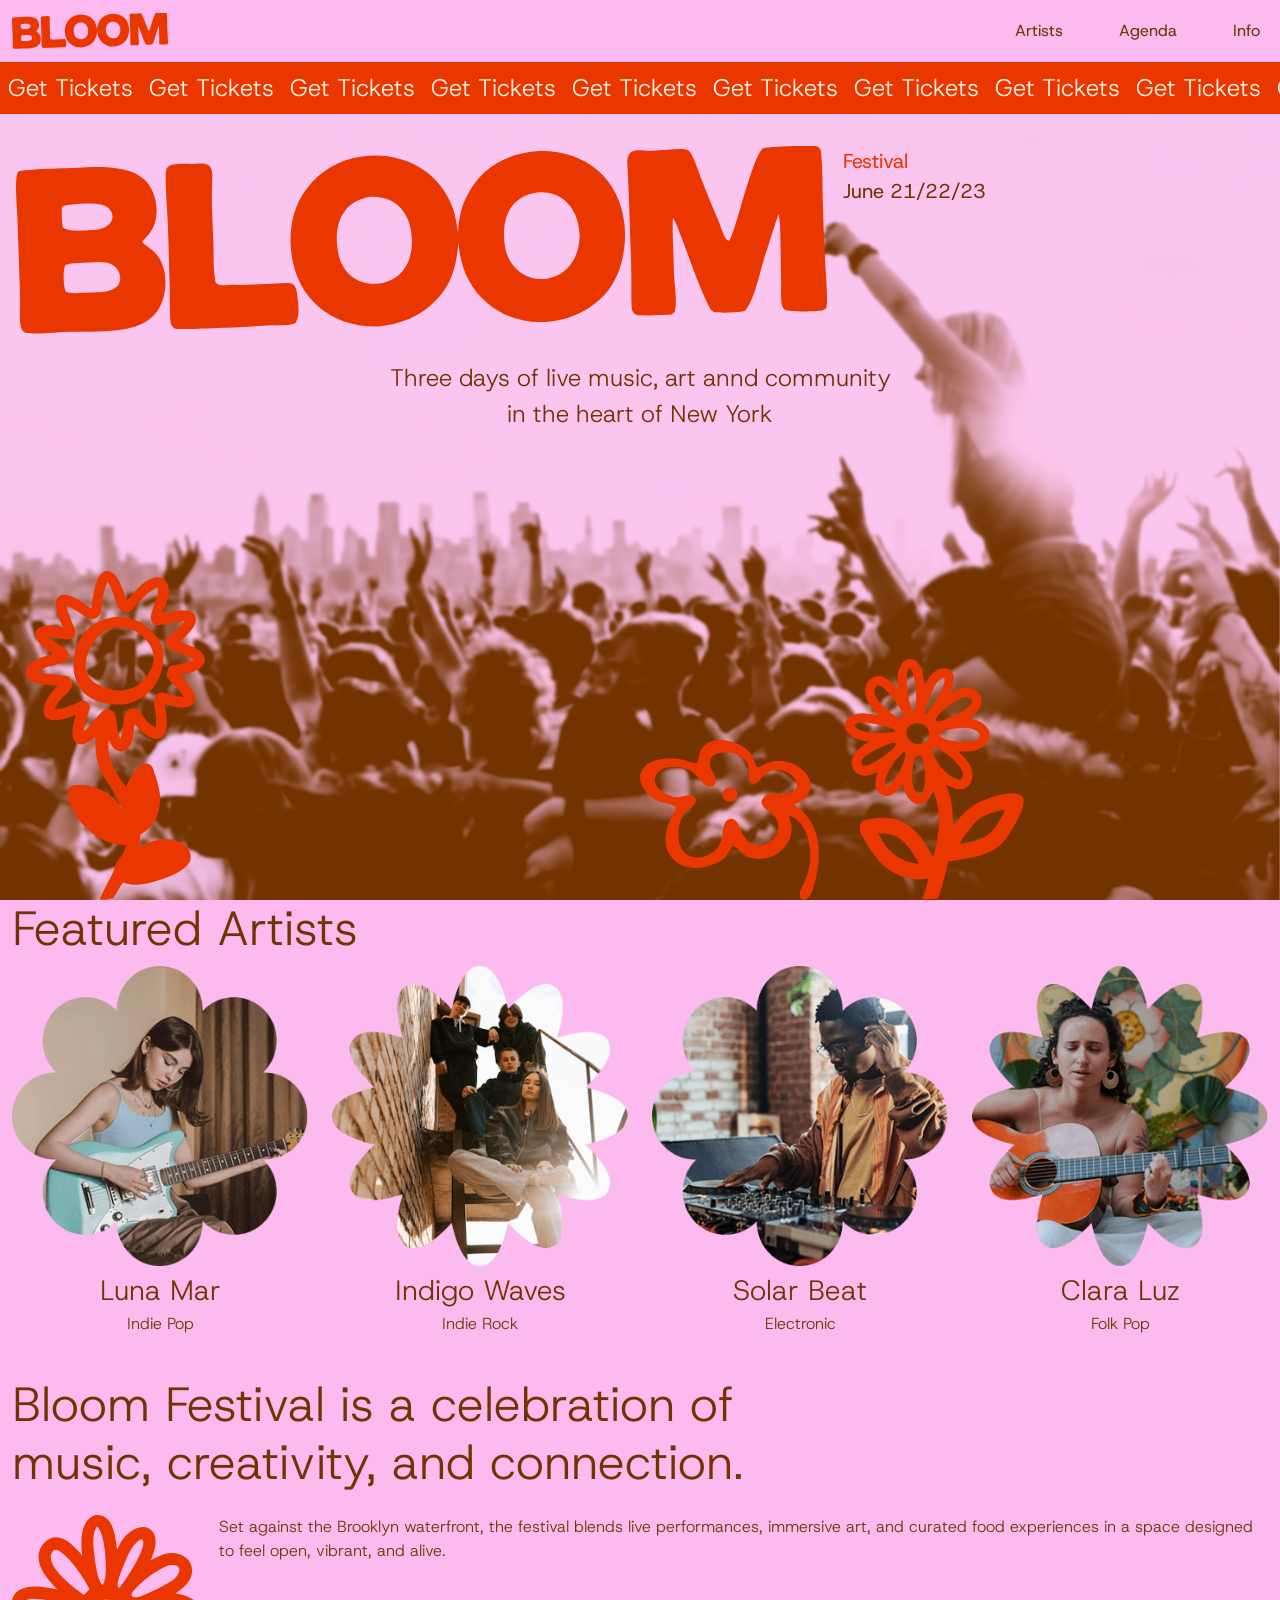
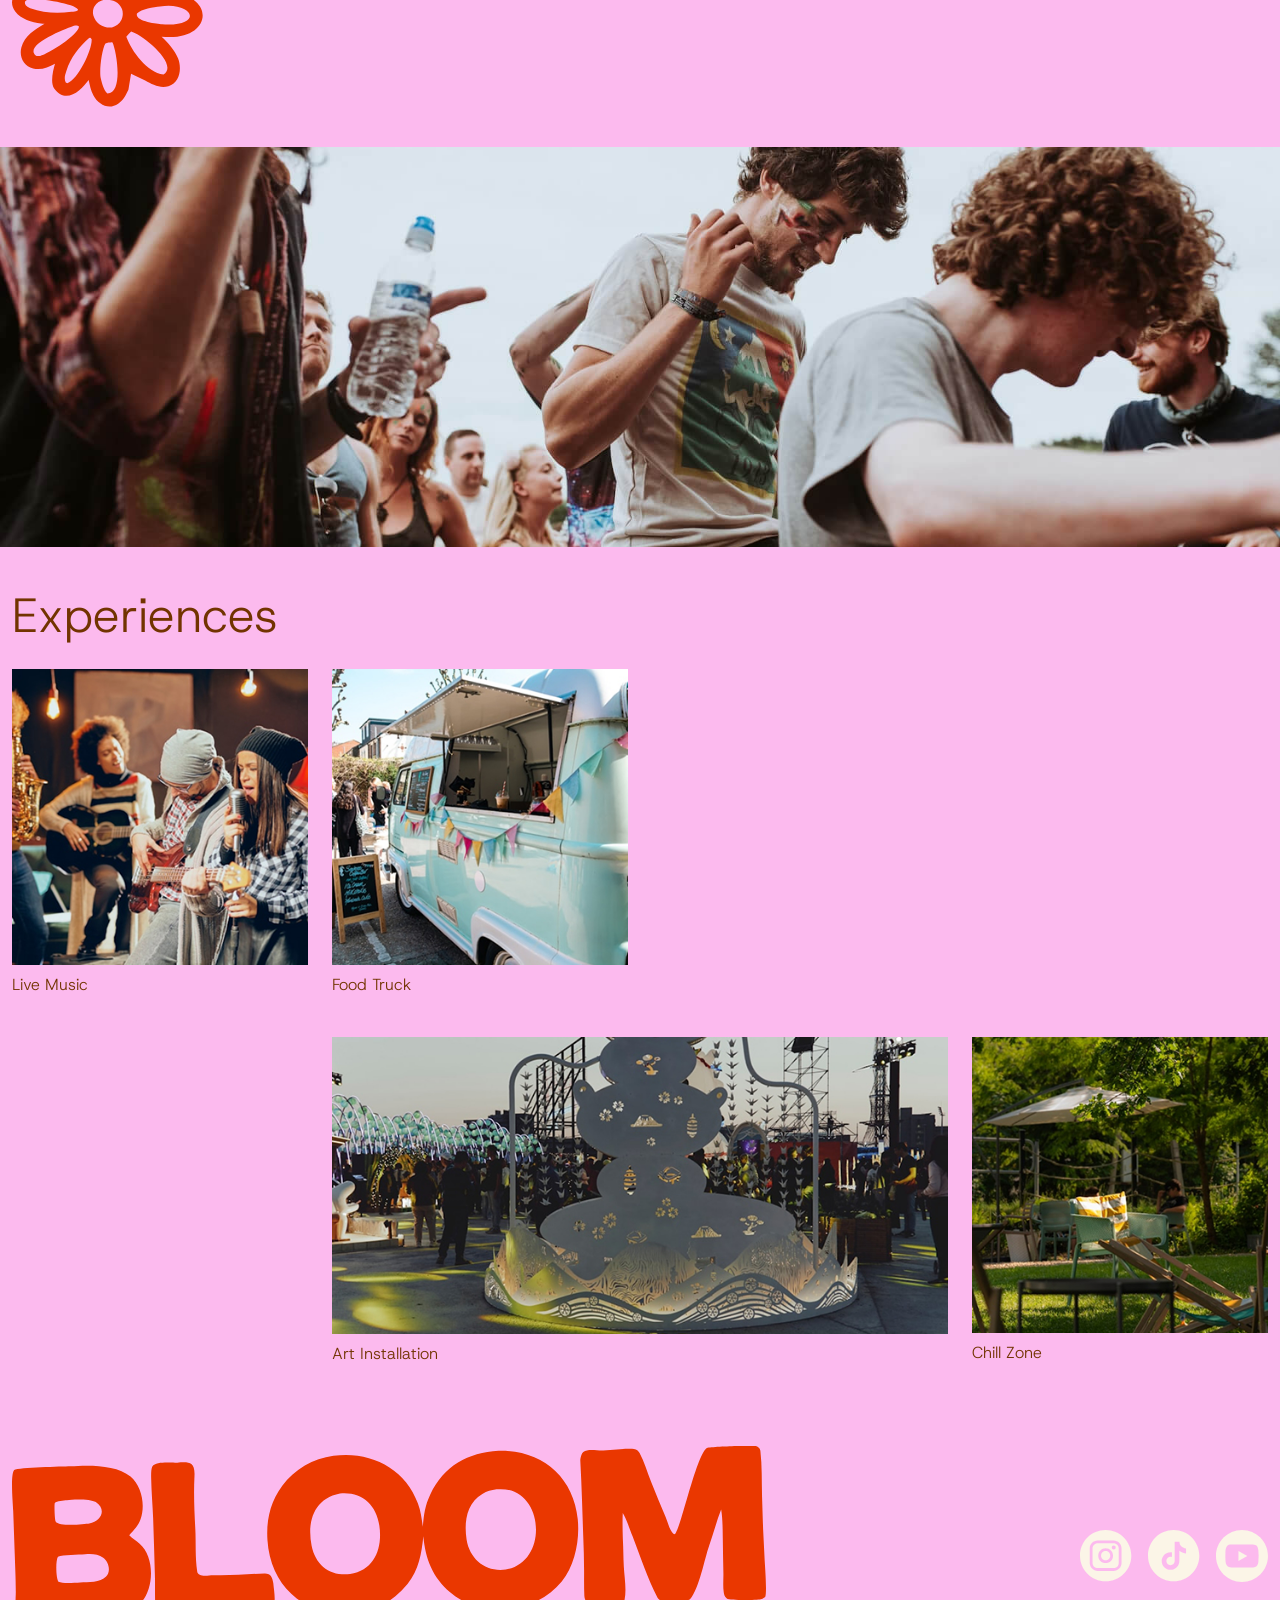
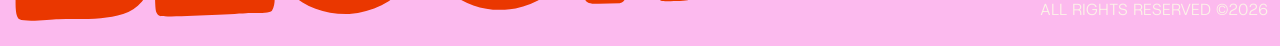
<file: index.html>
<!DOCTYPE html>
<html lang="en">
<head>
    <meta charset="UTF-8">
    <meta name="viewport" content="width=device-width, initial-scale=1.0">
    <title>Bloom Festival</title>
    <link rel="stylesheet" href="https://cdn.jsdelivr.net/npm/bootstrap@5.3.0/dist/css/bootstrap.min.css">
    <link rel="stylesheet" href="./css/styles.css">
</head>

<body>

<!-- Nav -->
<header class="site-header">
  <nav class="navbar navbar-expand-lg">
  <div class="container-fluid">
    <a class="navbar-brand" href="./index.html">
      <img  src="./assets/logo-sm-inverse.svg" alt="Bloom Festival logo">
    </a>
    <button class="navbar-toggler" type="button" data-bs-toggle="collapse" data-bs-target="#navbarNavAltMarkup" aria-controls="navbarNavAltMarkup" aria-expanded="false" aria-label="Toggle navigation">
      <span>
        <img class="icon-menu" src="./assets/menu-icon.svg" alt="Menu">
      </span>
    </button>
    <div class="collapse navbar-collapse" id="navbarNavAltMarkup">
      <div class="navbar-nav">
        <a class="nav-link" href="./artists.html">Artists</a>
        <a class="nav-link" href="./agenda.html">Agenda</a>
        <a class="nav-link" href="./info.html">Info</a>
      </div>
    </div>
  </nav>
  
  </div>
  <div class="tickets-marquee">
  <a href="./tickets.html" class="tickets-marquee-track">
    <span>Get Tickets</span>
    <span>Get Tickets</span>
    <span>Get Tickets</span>
    <span>Get Tickets</span>
    <span>Get Tickets</span>
    <span>Get Tickets</span>
    <span>Get Tickets</span>
    <span>Get Tickets</span>
    <span>Get Tickets</span>
    <span>Get Tickets</span>
    <span>Get Tickets</span>
    <span>Get Tickets</span>
    <span>Get Tickets</span>
    <span>Get Tickets</span>
    <span>Get Tickets</span>
    <span>Get Tickets</span>
    <span>Get Tickets</span>
    <span>Get Tickets</span>
    <span>Get Tickets</span>
    <span>Get Tickets</span>
    <span>Get Tickets</span>
    <span>Get Tickets</span>
    <span>Get Tickets</span>
    <span>Get Tickets</span>
    <span>Get Tickets</span>
    <span>Get Tickets</span>
    <span>Get Tickets</span>
    <span>Get Tickets</span>
    <span>Get Tickets</span>
    <span>Get Tickets</span>
    <span>Get Tickets</span>
    <span>Get Tickets</span>
    <span>Get Tickets</span>
    <span>Get Tickets</span>
    <span>Get Tickets</span>
  </a>
</div>
</header>

<!-- Main -->

<main>
  <section class="hero">
      <img src="./assets/flower-1.svg" class="hero-decoration hero-decoration-1" aria-hidden="true">
      <img src="./assets/flower-2.svg" class="hero-decoration hero-decoration-2" aria-hidden="true">
      <img src="./assets/flower-3.svg" class="hero-decoration hero-decoration-3" aria-hidden="true">

      <div class="hero-top">
        <img src="./assets/logo-lg.svg" alt="Bloom Logo" class="hero-logo">
        <div class="hero-dates">
          <span class="hero-dates-label">Festival</span>
          <span class="hero-dates-value">June 21/22/23</span>
        </div>
      </div>
      <p class="hero-tagline">Three days of live music, art annd community <br> in the heart of New York</p>
  </section>

  <section class="artists-section">
    <div class="container-fluid">
      <h2 class="display-5">Featured Artists</h2>

      <div class="artists-grid">

        <div class="artist-card artist-card--rounded">
          <img src="./assets/luna-mar.png" alt="Luna Mar">
          <div class="artist-card-description">
            <h3>Luna Mar</h3>
            <p>Indie Pop</p>
          </div>
        </div>

        <div class="artist-card artist-card--rounded">
          <img src="./assets/indigo-waves.png" alt="Indigo Waves">
          <div class="artist-card-description">
            <h3>Indigo Waves</h3>
            <p>Indie Rock</p>
          </div>
        </div>

        <div class="artist-card artist-card--rounded">
          <img src="./assets/solar-beat.png" alt="Solar Beat">
          <div class="artist-card-description">
            <h3>Solar Beat</h3>
            <p>Electronic</p>
          </div>
        </div>
        
        <div class="artist-card artist-card--rounded">
          <img src="./assets/clara-luz.png" alt="Clara Luz">
          <div class="artist-card-description">
            <h3>Clara Luz</h3>
            <p>Folk Pop</p>
          </div>
        </div>

      </div>
    </div>
  </section>

  <section class="about-section">
    <div class="container-fluid">
      <h2 class="col-sm-8 display-5">Bloom Festival is a celebration of music, creativity, and connection.</h2>
<div class="d-flex justify-content-end align-items-start gap-3 mt-4">
            <img src="./assets/flower-icon.svg" alt="Flower icon" class="about-icon">
            <p>Set against the Brooklyn waterfront, the festival blends live performances, immersive art, and curated food experiences in a space designed to feel open, vibrant, and alive.</p>
        </div>
    </div>
    </div>
  </section>

  <section class="visual-section">
    <img src="./assets/home-visual.jpg" alt="">
  </section>

  <section class="experiences-section">
    <div class="container-fluid">
      <h2 class="display-5">Experiences</h2>
      <div class="experiences-grid">
        <div class="experience-item--music">
          <img src="./assets/experiences-live-music.jpg" alt="Live Music">
          <p>Live Music</p>
        </div>

        <div class="experience-item--food">
          <img src="./assets/experiences-food-truck.jpg" alt="Food Truck">
          <p>Food Truck</p>
        </div>

        <div class="experience-item--art">
          <img src="./assets/experiences-art-installation.jpg" alt="Art Installation">
          <p>Art Installation</p>
        </div>

        <div class="experience-item--chill">
          <img src="./assets/experiences-chill-zone.jpg" alt="Chill Zone">
          <p>Chill Zone</p>
        </div>

      </div>
    </div>

  </section>


</main>


<!-- Footer -->
<footer class="footer">
    <div class="container-fluid">
      <img class="footer-logo" src="./assets/logo-lg.svg" alt="Bloom Festival Logo">
      <div class="footer-content">
        <div class="social-icons">
          <img src="./assets/icon-instagram.svg" alt="Instagram">
          <img src="/assets/icon-tiktok.svg" alt="Tik Tok">
          <img src="./assets/icon-youtube.svg" alt="Youtube">
        </div>
        <p>ALL RIGHTS RESERVED ©2026</p>
      </div>
    </div>
</footer>

<script src="https://cdn.jsdelivr.net/npm/bootstrap@5.3.0/dist/js/bootstrap.bundle.min.js"></script>
</body>    
</html>
</file>
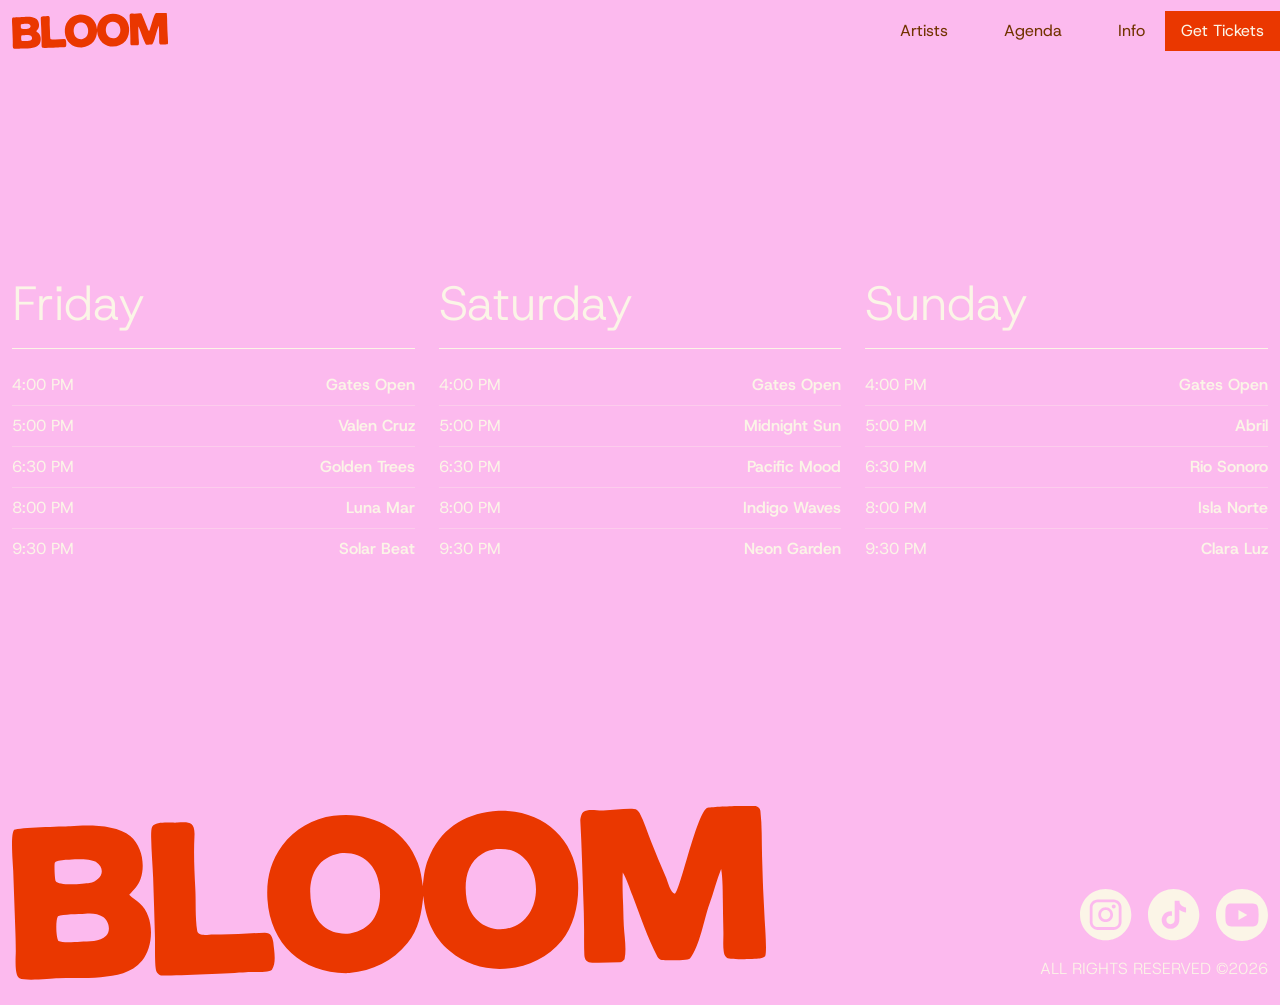
<file: agenda.html>
<!DOCTYPE html>
<html lang="en">
<head>
    <meta charset="UTF-8">
    <meta name="viewport" content="width=device-width, initial-scale=1.0">
    <title>Bloom Festival</title>
    <link rel="stylesheet" href="https://cdn.jsdelivr.net/npm/bootstrap@5.3.0/dist/css/bootstrap.min.css">
    <link rel="stylesheet" href="./css/styles.css">
</head>

<body>

  <!-- Nav -->
  <nav class="navbar navbar-expand-lg">
  <div class="container-fluid">
    <a class="navbar-brand" href="./index.html">
      <img  src="./assets/logo-sm-inverse.svg" alt="Bloom Festival logo">
    </a>
    <button class="navbar-toggler" type="button" data-bs-toggle="collapse" data-bs-target="#navbarNavAltMarkup" aria-controls="navbarNavAltMarkup" aria-expanded="false" aria-label="Toggle navigation">
      <span>
        <img class="icon-menu" src="./assets/menu-icon.svg" alt="Menu">
      </span>
    </button>
    <div class="collapse navbar-collapse" id="navbarNavAltMarkup">
      <div class="navbar-nav">
        <a class="nav-link" href="./artists.html">Artists</a>
        <a class="nav-link" href="./agenda.html">Agenda</a>
        <a class="nav-link" href="./info.html">Info</a>
      </div>
    </div>
  </div>
  <a class="navbar-button btn btn-primary" href="./tickets.html">Get Tickets</a>
</nav>

<!-- Main -->
<main>
 <section class="agenda-section">
    <div class="container-fluid">
        <div class="row">

            <div class="col-12 col-lg-4">
                <div class="agenda-day">
                    <h2 class="display-5">Friday</h2>
                    <div class="agenda-item">
                        <span>4:00 PM</span>
                        <span>Gates Open</span>
                    </div>
                    <div class="agenda-item">
                        <span>5:00 PM</span>
                        <span>Valen Cruz</span>
                    </div>
                    <div class="agenda-item">
                        <span>6:30 PM</span>
                        <span>Golden Trees</span>
                    </div>
                    <div class="agenda-item">
                        <span>8:00 PM</span>
                        <span>Luna Mar</span>
                    </div>
                    <div class="agenda-item">
                        <span>9:30 PM</span>
                        <span>Solar Beat</span>
                    </div>
                </div>
            </div>

            <div class="col-12 col-lg-4">
                <div class="agenda-day">
                    <h2 class="display-5">Saturday</h2>
                    <div class="agenda-item">
                        <span>4:00 PM</span>
                        <span>Gates Open</span>
                    </div>
                    <div class="agenda-item">
                        <span>5:00 PM</span>
                        <span>Midnight Sun</span>
                    </div>
                    <div class="agenda-item">
                        <span>6:30 PM</span>
                        <span>Pacific Mood</span>
                    </div>
                    <div class="agenda-item">
                        <span>8:00 PM</span>
                        <span>Indigo Waves</span>
                    </div>
                    <div class="agenda-item">
                        <span>9:30 PM</span>
                        <span>Neon Garden</span>
                    </div>
                </div>
            </div>

            <div class="col-12 col-lg-4">
                <div class="agenda-day">
                    <h2 class="display-5">Sunday</h2>
                    <div class="agenda-item">
                        <span>4:00 PM</span>
                        <span>Gates Open</span>
                    </div>
                    <div class="agenda-item">
                        <span>5:00 PM</span>
                        <span>Abril</span>
                    </div>
                    <div class="agenda-item">
                        <span>6:30 PM</span>
                        <span>Rio Sonoro</span>
                    </div>
                    <div class="agenda-item">
                        <span>8:00 PM</span>
                        <span>Isla Norte</span>
                    </div>
                    <div class="agenda-item">
                        <span>9:30 PM</span>
                        <span>Clara Luz</span>
                    </div>
                </div>
            </div>

        </div>
    </div>
</section>
</main>

<!-- Footer -->

<footer class="footer">
    <div class="container-fluid">
      <img class="footer-logo" src="./assets/logo-lg.svg" alt="Bloom Festival Logo">
      <div class="footer-content">
        <div class="social-icons">
          <img src="./assets/icon-instagram.svg" alt="Instagram">
          <img src="/assets/icon-tiktok.svg" alt="Tik Tok">
          <img src="./assets/icon-youtube.svg" alt="Youtube">
        </div>
        <p>ALL RIGHTS RESERVED ©2026</p>
      </div>
    </div>
</footer>

<script src="https://cdn.jsdelivr.net/npm/bootstrap@5.3.0/dist/js/bootstrap.bundle.min.js"></script>
</body>    
</html>
</file>
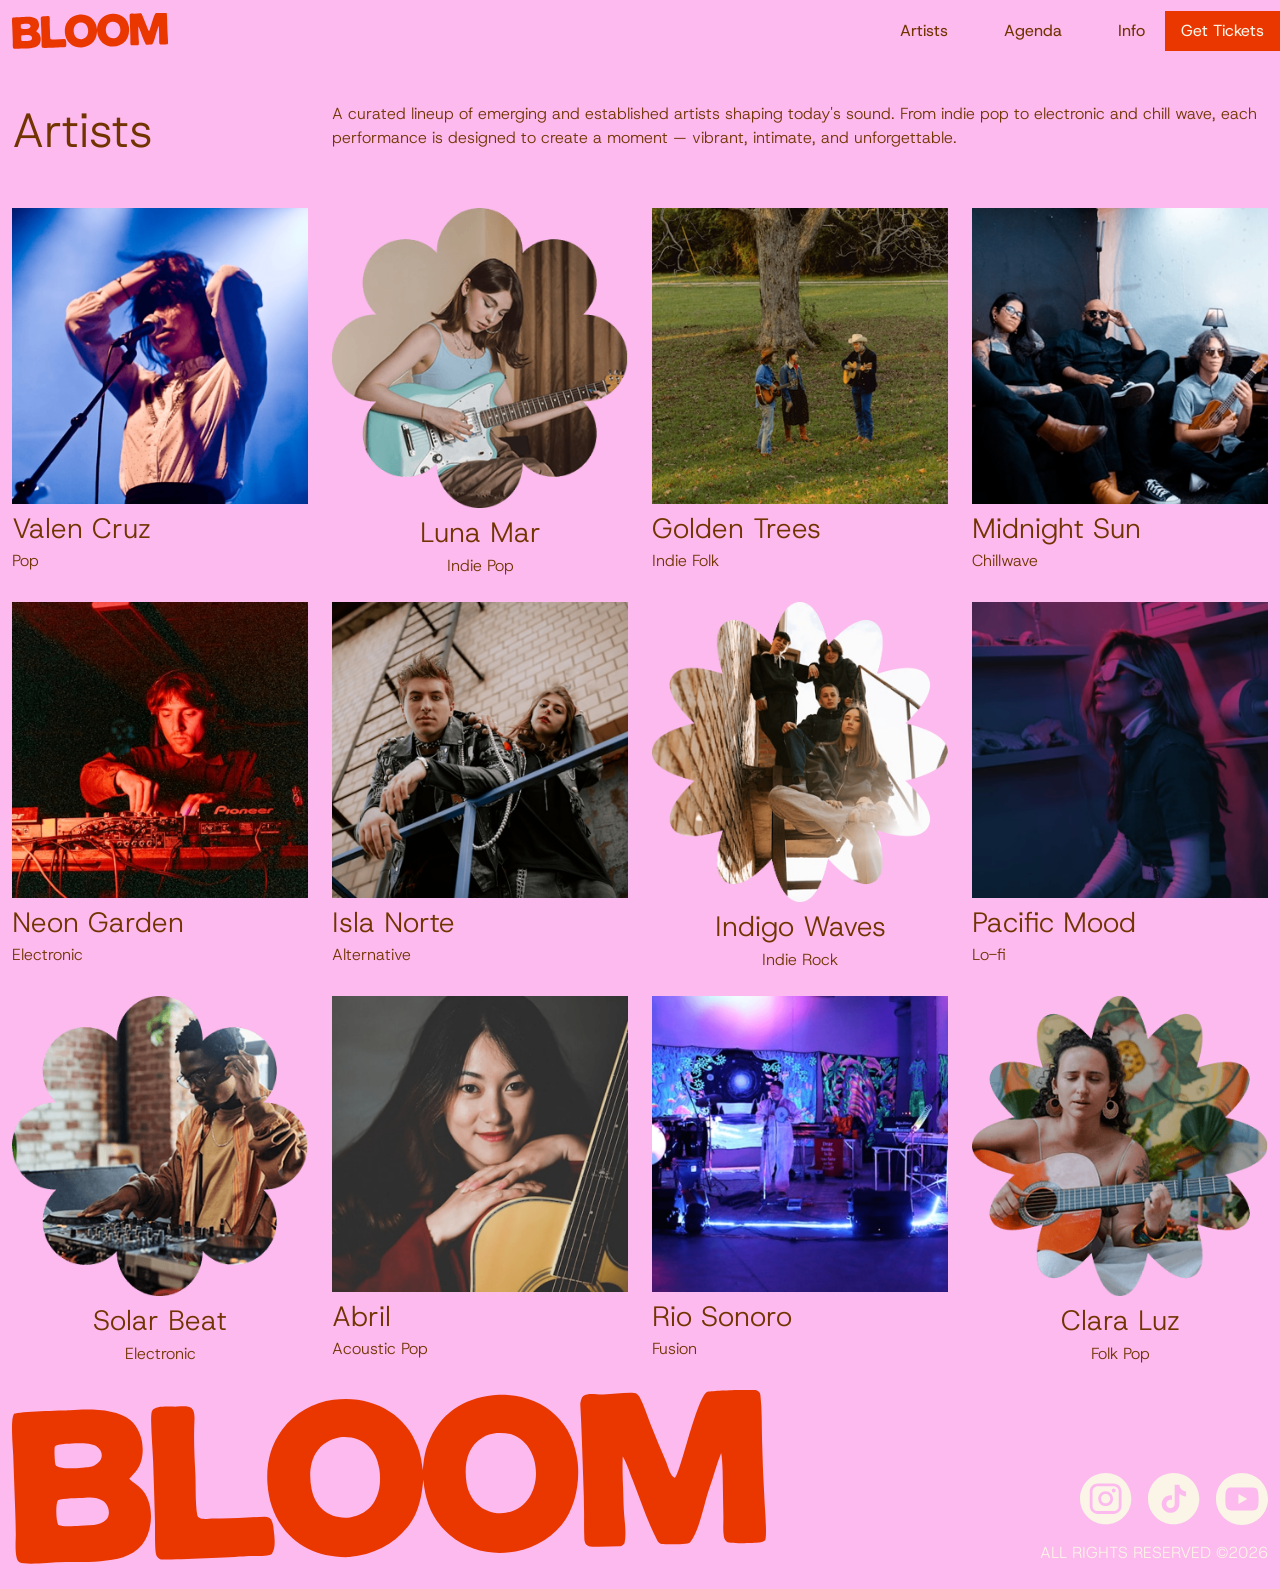
<file: artists.html>
<!DOCTYPE html>
<html lang="en">
<head>
    <meta charset="UTF-8">
    <meta name="viewport" content="width=device-width, initial-scale=1.0">
    <title>Bloom Festival</title>
    <link rel="stylesheet" href="https://cdn.jsdelivr.net/npm/bootstrap@5.3.0/dist/css/bootstrap.min.css">
    <link rel="stylesheet" href="./css/styles.css">
</head>

<body>

  <!-- Nav -->
  <nav class="navbar navbar-expand-lg">
  <div class="container-fluid">
    <a class="navbar-brand" href="./index.html">
      <img  src="./assets/logo-sm-inverse.svg" alt="Bloom Festival logo">
    </a>
    <button class="navbar-toggler" type="button" data-bs-toggle="collapse" data-bs-target="#navbarNavAltMarkup" aria-controls="navbarNavAltMarkup" aria-expanded="false" aria-label="Toggle navigation">
      <span>
        <img class="icon-menu" src="./assets/menu-icon.svg" alt="Menu">
      </span>
    </button>
    <div class="collapse navbar-collapse" id="navbarNavAltMarkup">
      <div class="navbar-nav">
        <a class="nav-link" href="./artists.html">Artists</a>
        <a class="nav-link" href="./agenda.html">Agenda</a>
        <a class="nav-link" href="./info.html">Info</a>
      </div>
    </div>
  </div>
  <a class="navbar-button btn btn-primary" href="./tickets.html">Get Tickets</a>
</nav>

<!-- Main -->
<main>
    <section class="artists-intro">
        <div class="container-fluid">
            <div class="row">
                <div class="col-12 col-lg-3">
                    <h1 class="display-5">Artists</h1>
                </div>
                <div class="col-12 col-lg-9">
                    <p>A curated lineup of emerging and established artists shaping today's sound. From indie pop to electronic and chill wave, each performance is designed to create a moment — vibrant, intimate, and unforgettable.</p>
                </div>
            </div>
        </div>
    </section>

    <section class="artists-section">
        <div class="container-fluid">
            <div class="artists-grid">

                <!-- cards -->
                <div class="artist-card artist-card--square">
                    <img src="./assets/valen-cruz.png" alt="Valen Cruz">
                    <div class="artist-card-description">
                        <h3>Valen Cruz</h3>
                        <p>Pop</p>
                    </div>
                </div>

                <div class="artist-card artist-card--rounded">
                    <img src="./assets/luna-mar.png" alt="Luna Mar">
                    <div class="artist-card-description">
                        <h3>Luna Mar</h3>
                        <p>Indie Pop</p>
                    </div>
                </div>

                <div class="artist-card artist-card--square">
                    <img src="./assets/golden-trees.png" alt="Golden Trees">
                    <div class="artist-card-description">
                        <h3>Golden Trees</h3>
                        <p>Indie Folk</p>
                    </div>
                </div>

                <div class="artist-card artist-card--square">
                    <img src="./assets/midnight-sun.png" alt="Midnight Sun">
                    <div class="artist-card-description">
                        <h3>Midnight Sun</h3>
                        <p>Chillwave</p>
                    </div>
                </div>

                <div class="artist-card artist-card--square">
                    <img src="./assets/neon-garden.png" alt="Neon Garden">
                    <div class="artist-card-description">
                        <h3>Neon Garden</h3>
                        <p>Electronic</p>
                    </div>
                </div>

                <div class="artist-card artist-card--square">
                    <img src="./assets/isla-norte.png" alt="Isla Norte">
                    <div class="artist-card-description">
                        <h3>Isla Norte</h3>
                        <p>Alternative</p>
                    </div>
                </div>

                <div class="artist-card artist-card--rounded">
                    <img src="./assets/indigo-waves.png" alt="Indigo Waves">
                    <div class="artist-card-description">
                        <h3>Indigo Waves</h3>
                        <p>Indie Rock</p>
                    </div>
                </div>

                <div class="artist-card artist-card--square">
                    <img src="./assets/pacific-mood.png" alt="Pacific Mood">
                    <div class="artist-card-description">
                        <h3>Pacific Mood</h3>
                        <p>Lo-fi</p>
                    </div>
                </div>

                <div class="artist-card artist-card--rounded">
                    <img src="./assets/solar-beat.png" alt="Solar Beat">
                    <div class="artist-card-description">
                        <h3>Solar Beat</h3>
                        <p>Electronic</p>
                    </div>
                </div>

                <div class="artist-card artist-card--square">
                    <img src="./assets/abril.png" alt="Abril">
                    <div class="artist-card-description">
                        <h3>Abril</h3>
                        <p>Acoustic Pop</p>
                    </div>
                </div>

                <div class="artist-card artist-card--square">
                    <img src="./assets/rio-sonoro.png" alt="Rio Sonoro">
                    <div class="artist-card-description">
                        <h3>Rio Sonoro</h3>
                        <p>Fusion</p>
                    </div>
                </div>

                <div class="artist-card artist-card--rounded">
                    <img src="./assets/clara-luz.png" alt="Clara Luz">
                    <div class="artist-card-description">
                        <h3>Clara Luz</h3>
                        <p>Folk Pop</p>
                    </div>
                </div>
            </div>
        </div>
    </section>

</main>


<!-- Footer -->

<footer class="footer">
    <div class="container-fluid">
      <img class="footer-logo" src="./assets/logo-lg.svg" alt="Bloom Festival Logo">
      <div class="footer-content">
        <div class="social-icons">
          <img src="./assets/icon-instagram.svg" alt="Instagram">
          <img src="/assets/icon-tiktok.svg" alt="Tik Tok">
          <img src="./assets/icon-youtube.svg" alt="Youtube">
        </div>
        <p>ALL RIGHTS RESERVED ©2026</p>
      </div>
    </div>
</footer>

<script src="https://cdn.jsdelivr.net/npm/bootstrap@5.3.0/dist/js/bootstrap.bundle.min.js"></script>
</body>    
</html>
</file>
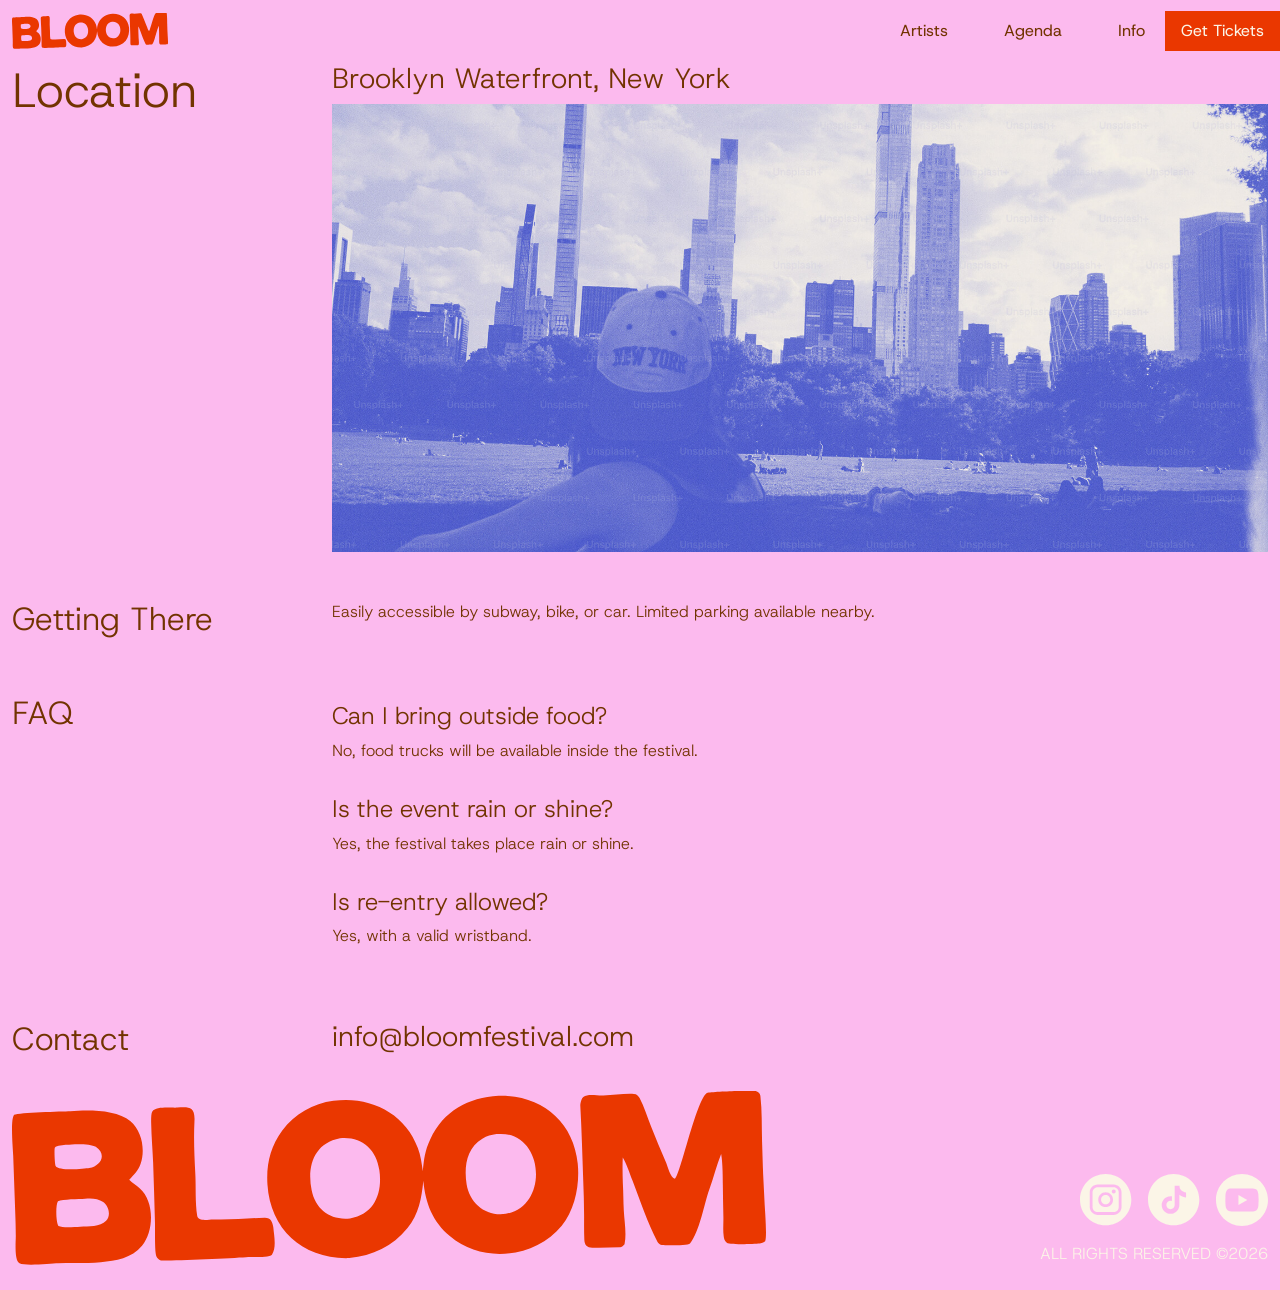
<file: info.html>
<!DOCTYPE html>
<html lang="en">
<head>
    <meta charset="UTF-8">
    <meta name="viewport" content="width=device-width, initial-scale=1.0">
    <title>Bloom Festival</title>
    <link rel="stylesheet" href="https://cdn.jsdelivr.net/npm/bootstrap@5.3.0/dist/css/bootstrap.min.css">
    <link rel="stylesheet" href="./css/styles.css">
</head>

<body>

  <!-- Nav -->
  <nav class="navbar navbar-expand-lg">
  <div class="container-fluid">
    <a class="navbar-brand" href="./index.html">
      <img  src="./assets/logo-sm-inverse.svg" alt="Bloom Festival logo">
    </a>
    <button class="navbar-toggler" type="button" data-bs-toggle="collapse" data-bs-target="#navbarNavAltMarkup" aria-controls="navbarNavAltMarkup" aria-expanded="false" aria-label="Toggle navigation">
      <span>
        <img class="icon-menu" src="./assets/menu-icon.svg" alt="Menu">
      </span>
    </button>
    <div class="collapse navbar-collapse" id="navbarNavAltMarkup">
      <div class="navbar-nav">
        <a class="nav-link" href="./artists.html">Artists</a>
        <a class="nav-link" href="./agenda.html">Agenda</a>
        <a class="nav-link" href="./info.html">Info</a>
      </div>
    </div>
  </div>
  <a class="navbar-button btn btn-primary" href="./tickets.html">Get Tickets</a>
</nav>

<!-- Main -->

<main>
    <section class="info-section">
        <div class="container-fluid">

            <div class="row info-row info-row--first">
                <div class="col-12 col-lg-3">
                    <h2 class="display-5">Location</h2>
                </div>
                <div class="col-12 col-lg-9">
                    <h3>Brooklyn Waterfront, New York</h3>
                    <img src="./assets/location.jpg" alt="Brooklyn Waterfront">
                </div>
            </div>

            <div class="row info-row">
                <div class="col-12 col-lg-3">
                    <h2>Getting There</h2>
                </div>
                <div class="col-12 col-lg-9">
                    <p>Easily accessible by subway, bike, or car. Limited parking available nearby.</p>
                </div>
            </div>

            <div class="row info-row">
                <div class="col-12 col-lg-3">
                    <h2>FAQ</h2>
                </div>
                <div class="col-12 col-lg-9">
                    <div class="info-faq">
                        <h4>Can I bring outside food?</h4>
                        <p>No, food trucks will be available inside the festival.</p>
                    </div>
                    <div class="info-faq">
                        <h4>Is the event rain or shine?</h4>
                        <p>Yes, the festival takes place rain or shine.</p>
                    </div>
                    <div class="info-faq">
                        <h4>Is re-entry allowed?</h4>
                        <p>Yes, with a valid wristband.</p>
                    </div>
                </div>
            </div>

            <div class="row info-row info-row--last">
                <div class="col-12 col-lg-3">
                    <h2>Contact</h2>
                </div>
                <div class="col-12 col-lg-9">
                    <h3>info@bloomfestival.com</h3>
                </div>
            </div>

        </div>
    </section>

</main>

<!-- Footer -->
<footer class="footer">
    <div class="container-fluid">
      <img class="footer-logo" src="./assets/logo-lg.svg" alt="Bloom Festival Logo">
      <div class="footer-content">
        <div class="social-icons">
          <img src="./assets/icon-instagram.svg" alt="Instagram">
          <img src="/assets/icon-tiktok.svg" alt="Tik Tok">
          <img src="./assets/icon-youtube.svg" alt="Youtube">
        </div>
        <p>ALL RIGHTS RESERVED ©2026</p>
      </div>
    </div>
</footer>

<script src="https://cdn.jsdelivr.net/npm/bootstrap@5.3.0/dist/js/bootstrap.bundle.min.js"></script>
</body>    
</html>
</file>
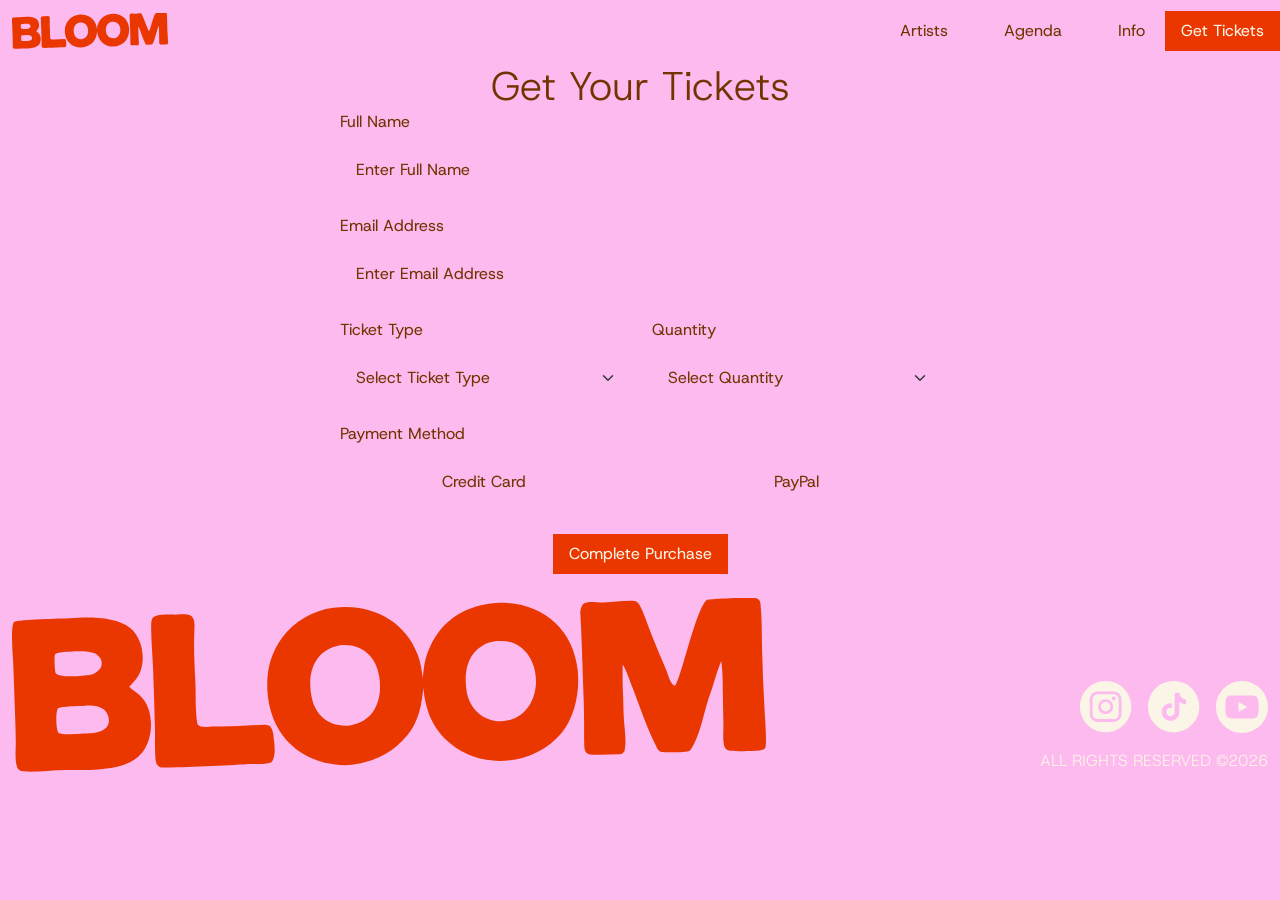
<file: tickets.html>
<!DOCTYPE html>
<html lang="en">
<head>
    <meta charset="UTF-8">
    <meta name="viewport" content="width=device-width, initial-scale=1.0">
    <title>Bloom Festival</title>
    <link rel="stylesheet" href="https://cdn.jsdelivr.net/npm/bootstrap@5.3.0/dist/css/bootstrap.min.css">
    <link rel="stylesheet" href="./css/styles.css">
</head>

<body>

  <!-- Nav -->
  <nav class="navbar navbar-expand-lg">
  <div class="container-fluid">
    <a class="navbar-brand" href="./index.html">
      <img  src="./assets/logo-sm-inverse.svg" alt="Bloom Festival logo">
    </a>
    <button class="navbar-toggler" type="button" data-bs-toggle="collapse" data-bs-target="#navbarNavAltMarkup" aria-controls="navbarNavAltMarkup" aria-expanded="false" aria-label="Toggle navigation">
      <span>
        <img class="icon-menu" src="./assets/menu-icon.svg" alt="Menu">
      </span>
    </button>
    <div class="collapse navbar-collapse" id="navbarNavAltMarkup">
      <div class="navbar-nav">
        <a class="nav-link" href="./artists.html">Artists</a>
        <a class="nav-link" href="./agenda.html">Agenda</a>
        <a class="nav-link" href="./info.html">Info</a>
      </div>
    </div>
  </div>
  <a class="navbar-button btn btn-primary" href="./tickets.html">Get Tickets</a>
</nav>

<!-- Main -->
<main>
    <section class="tickets-section">
        <div class="container-fluid">
            <h1 class="text-center">Get Your Tickets</h1>

            <form class="tickets-form">
                <div class="mb-3">
                    <label for="fullName" class="form-label">Full Name</label>
                    <input type="text" class="form-control" id="fullName" placeholder="Enter Full Name">
                </div>

                <div class="mb-3">
                    <label for="email" class="form-label">Email Address</label>
                    <input type="email" class="form-control" id="email" placeholder="Enter Email Address">
                </div>

                <div class="row">
                    <div class="col-6 mb-3">
                        <label for="ticketType" class="form-label">Ticket Type</label>
                        <select class="form-select" id="ticketType">
                            <option selected disabled>Select Ticket Type</option>
                            <option value="general">General</option>
                            <option value="Vip">VIP</option>
                        </select>
                    </div>
                    <div class="col-6 mb-3">
                        <label for="quantity" class="form-label">Quantity</label>
                        <select class="form-select" id="quantity">
                            <option selected disabled>Select Quantity</option>
                            <option value="1">1</option>
                            <option value="2">2</option>
                            <option value="3">3</option>
                            <option value="4">4</option>
                        </select>
                    </div>
                </div>

                <div class="mb-4">
                <label class="form-label">Payment Method</label>
                <div class="row">
                    <div class="col-6">
                        <button type="button" class="payment-option w-100">Credit Card</button>
                    </div>
                    <div class="col-6">
                        <button type="button" class="payment-option w-100">PayPal</button>
                    </div>
                </div>
            </div>

            <div class="text-center">
                <button type="submit" class="btn btn-primary">Complete Purchase</button>
            </div>
            </form>
        </div>
    </section>
</main>

<!-- Footer -->

<footer class="footer">
    <div class="container-fluid">
      <img class="footer-logo" src="./assets/logo-lg.svg" alt="Bloom Festival Logo">
      <div class="footer-content">
        <div class="social-icons">
          <img src="./assets/icon-instagram.svg" alt="Instagram">
          <img src="/assets/icon-tiktok.svg" alt="Tik Tok">
          <img src="./assets/icon-youtube.svg" alt="Youtube">
        </div>
        <p>ALL RIGHTS RESERVED ©2026</p>
      </div>
    </div>
</footer>

<script src="https://cdn.jsdelivr.net/npm/bootstrap@5.3.0/dist/js/bootstrap.bundle.min.js"></script>
</body>    
</html>
</file>
<file: css/styles.css>
/* Google Fonts font */
@import url("https://fonts.googleapis.com/css2?family=Host+Grotesk:ital,wght@0,300..800;1,300..800&display=swap");
h1, h2, h3, h4, h5, h6, p {
  font-weight: 300;
}

/* Reset */
* {
  margin: 0;
  padding: 0;
  box-sizing: border-box;
}

/* Base document style */
body {
  background-color: var(--color-bg-pink);
  font-family: var(--font-primary);
  color: var(--color-text);
  padding-top: 102px;
}
@media (min-width: 1024px) {
  body {
    padding-top: 68px;
  }
}

/* Tokens */
:root {
  --color-bg-beige: #FBF5E7;
  --color-bg-orange: #EA3700;
  --color-bg-pink: #FCBAEE;
  --color-text: #723300;
  --color-text-inverse: #FBF5E7;
  --color-border-orange: #EA3700;
  --color-border-brown: #723300;
  --font-primary: "Host Grotesk", sans-serif;
  --border-radius-pill: 999px;
  --spacing-sm: 0.5rem; /* 8px */
  --spacing-md: 1rem; /* 16px */
  --spacing-lg: 1.5rem; /* 24px */
  --spacing-xl: 2.5rem; /* 40px */
}

/* Nav */
.site-header {
  display: flex;
  flex-direction: column;
  position: fixed;
  top: 0;
  left: 0;
  width: 100%;
  z-index: 100;
}

.navbar {
  background-color: var(--color-bg-pink);
  width: 100%;
}

.navbar-expand-lg {
  padding-bottom: var(--spacing-sm);
}

.nav-link {
  color: var(--color-text);
  text-align: center;
  font-size: 1.5rem;
}
.nav-link:hover {
  text-decoration: underline;
  color: var(--color-text);
}

.navbar-toggler {
  padding: 0;
  border: none;
}
.navbar-toggler:focus {
  border: none;
  box-shadow: none;
}

@media (min-width: 1024px) {
  .navbar {
    width: 100%;
  }
  .navbar-expand-lg {
    padding-bottom: var(--bs-navbar-padding-y);
  }
  .navbar-collapse {
    flex-grow: 0;
    margin-left: auto;
  }
  .navbar-nav {
    gap: var(--spacing-xl);
  }
  .nav-link {
    font-size: 1rem;
  }
}
.tickets-marquee {
  background-color: var(--color-bg-orange);
  width: 100%;
  overflow: hidden;
}

.tickets-marquee-track {
  display: flex;
  width: max-content;
  text-decoration: none;
  animation: marquee-scroll 40s linear infinite;
}
.tickets-marquee-track span {
  color: var(--color-text-inverse);
  font-family: var(--font-primary);
  white-space: nowrap;
  padding: var(--spacing-sm) var(--spacing-sm);
  font-size: 24px;
  font-weight: 300;
}
.tickets-marquee-track span:hover {
  text-decoration: underline;
}
.tickets-marquee-track:hover {
  animation-play-state: paused;
}

@keyframes marquee-scroll {
  from {
    transform: translateX(0);
  }
  to {
    transform: translateX(-50%);
  }
}
/* Footer */
.footer {
  background-color: var(--color-bg-inverse);
  padding: var(--spacing-lg) 0;
}

.footer-logo {
  width: 100%;
}

.footer-content {
  display: flex;
  flex-direction: column;
  justify-content: center;
  padding-top: var(--spacing-md);
}
.footer-content p {
  color: var(--color-text-inverse);
  margin-top: var(--spacing-md);
  text-align: center;
  margin-bottom: 0;
}

.social-icons {
  display: flex;
  flex-direction: row;
  gap: var(--spacing-md);
  align-items: center;
  justify-content: center;
}

@media (min-width: 1024px) {
  .footer .container-fluid {
    display: flex;
    direction: row;
    justify-content: space-between;
    align-items: flex-end;
  }
  .footer-logo {
    width: 60%;
  }
  .footer-content {
    align-items: flex-end;
    padding-top: 0;
  }
  .footer-content p {
    text-align: right;
  }
}
/* Button Primary */
.btn-primary {
  background-color: var(--color-bg-orange);
  color: var(--color-text-inverse);
  font-family: var(--font-primary);
  padding: var(--spacing-sm) var(--spacing-md);
  border-radius: 0 !important;
  border: solid 2px var(--color-border-inverse);
  text-wrap: nowrap;
}
.btn-primary:hover {
  background-color: var(--color-bg);
  color: var(--color-text);
}

.artist-card {
  display: flex;
  flex-direction: column;
  gap: 0.5rem;
  background-color: transparent;
  border: none;
  color: var(--color-text);
}
.artist-card img {
  width: 100%;
  height: auto;
}
.artist-card-description {
  display: flex;
  flex-direction: column;
  gap: 0.25rem;
}
.artist-card-description h3 {
  margin-bottom: 0;
}
.artist-card-description p {
  margin-bottom: 0;
}
.artist-card--rounded .artist-card-description {
  align-items: center;
  text-align: center;
}
.artist-card--square .artist-card-description {
  align-items: flex-start;
}

.artists-grid {
  display: grid;
  grid-template-columns: repeat(2, 1fr);
  gap: var(--spacing-lg);
}
@media (min-width: 1024px) {
  .artists-grid {
    grid-template-columns: repeat(4, 1fr);
  }
}

@media (min-width: 1024px) {
  body {
    padding-top: 0;
  }
}

.hero {
  background-image: url(../assets/home-hero-image-d.png);
  height: 80vh;
  background-size: cover;
  background-position: 70% center;
  position: relative;
  overflow: hidden;
  padding: var(--spacing-md);
  display: flex;
  flex-direction: column;
}
@media (min-width: 1024px) {
  .hero {
    background-position: center;
    height: 100vh;
  }
}

.hero-top {
  display: flex;
  flex-direction: column;
  align-items: flex-start;
  gap: var(--spacing-sm);
  position: relative;
  z-index: 2;
  top: 5%;
}
@media (min-width: 1024px) {
  .hero-top {
    flex-direction: row;
    align-items: flex-start;
    gap: var(--spacing-md);
    top: 15%;
  }
}

.hero-logo {
  position: relative;
  width: 100%;
}
@media (min-width: 1024px) {
  .hero-logo {
    width: 65%;
  }
}

.hero-dates {
  display: flex;
  flex-direction: column;
  color: var(--color-bg-orange);
  font-size: 1.25rem;
}

.hero-dates-value {
  color: var(--color-text);
}

.hero-tagline {
  position: relative;
  z-index: 2;
  color: var(--color-text);
  text-align: left;
  max-width: 480px;
  margin: var(--spacing-md) auto auto;
  font-size: 1.75rem;
}
@media (min-width: 1024px) {
  .hero-tagline {
    font-size: 1.5rem;
    max-width: 600px;
    text-align: center;
    bottom: -16%;
  }
}

.hero-decoration {
  position: absolute;
  z-index: 1;
}

.hero-decoration-1 {
  width: 40%;
  bottom: 0;
  left: 2%;
}
@media (min-width: 1024px) {
  .hero-decoration-1 {
    width: 14%;
    height: auto;
  }
}

.hero-decoration-2 {
  width: 40%;
  bottom: 0;
  left: 50%;
}
@media (min-width: 1024px) {
  .hero-decoration-2 {
    width: 14%;
    height: auto;
  }
}

.hero-decoration-3 {
  display: none;
}
@media (min-width: 1024px) {
  .hero-decoration-3 {
    display: block;
    bottom: 0;
    width: 14%;
    height: auto;
    right: 20%;
  }
}

.about-section .artists-section {
  padding: var(--spacing-lg) 0;
}
.about-section .artists-section h2 {
  margin-bottom: var(--spacing-lg);
}
@media (min-width: 1024px) {
  .about-section .artists-section {
    padding: var(--spacing-xl) 0;
  }
}

.about-section {
  padding: var(--spacing-lg) 0;
}
.about-section h2 {
  margin-bottom: var(--spacing-lg);
}
@media (min-width: 1024px) {
  .about-section {
    padding: var(--spacing-xl) 0;
  }
}

.flower-icon {
  height: 70px;
}

.visual-section img {
  width: 100%;
  height: 300px;
  object-fit: cover;
}
@media (min-width: 1024px) {
  .visual-section img {
    height: 400px;
  }
}

.experiences-section {
  padding: var(--spacing-lg) 0;
}
.experiences-section h2 {
  margin-bottom: var(--spacing-lg);
}
@media (min-width: 1024px) {
  .experiences-section {
    padding: var(--spacing-xl) 0;
  }
}

.experiences-grid {
  display: grid;
  grid-template-columns: repeat(2, 1fr);
  gap: var(--spacing-md);
  grid-template-areas: "music food" "art chill";
}
.experiences-grid img {
  width: 100%;
  height: auto;
  aspect-ratio: 1/1;
  object-fit: cover;
}
.experiences-grid p {
  margin-top: 8px;
}
@media (min-width: 1024px) {
  .experiences-grid {
    gap: var(--spacing-lg);
    grid-template-columns: repeat(4, 1fr);
    grid-template-areas: "music food . ." ". art art chill";
  }
  .experiences-grid img {
    aspect-ratio: auto;
  }
}

.experience-item--music {
  grid-area: music;
}

.experience-item--food {
  grid-area: food;
}

.experience-item--art {
  grid-area: art;
}

.experience-item--chill {
  grid-area: chill;
}

.info-row {
  padding: var(--spacing-lg) 0;
  border-bottom: 1px solid var(--color-border-inverse);
}
.info-row--first {
  padding-top: 0;
}
.info-row--last {
  border-bottom: none;
  padding-bottom: 0;
}
.info-row img {
  width: 100%;
  height: auto;
}

.info-faq {
  padding: var(--spacing-sm) 0;
}

.agenda-section {
  background-color: var(--color-bg-inverse);
  padding: var(--spacing-2xl) 0;
  min-height: 80vh;
  display: flex;
  align-items: center;
}

.agenda-day {
  color: var(--color-text-inverse);
  margin-bottom: var(--spacing-2xl);
}
.agenda-day h2 {
  margin-bottom: var(--spacing-md);
  padding-bottom: var(--spacing-md);
  border-bottom: 1px solid var(--color-text-inverse);
}
@media (min-width: 1024px) {
  .agenda-day {
    margin-bottom: 0;
  }
}

.agenda-item {
  display: flex;
  justify-content: space-between;
  padding: var(--spacing-sm) 0;
  border-bottom: 1px solid rgba(251, 245, 231, 0.3);
  font-weight: 600;
}
.agenda-item:last-child {
  border-bottom: none;
}
.agenda-item span:first-child {
  font-weight: 400;
}
.agenda-item span:last-child {
  font-weight: 600;
}

.tickets-section {
  padding: var(--spacing-2xl) 0;
}
.tickets-section h1 {
  margin-bottom: var(--spacing-2xl);
}

.tickets-form {
  max-width: 600px;
  margin: 0 auto;
}

.form-label {
  color: var(--color-text);
  font-family: var(--font-primary);
}

.form-control,
.form-select {
  background-color: transparent;
  border: 1px solid var(--color-border-inverse);
  border-radius: 0;
  color: var(--color-text);
  font-family: var(--font-primary);
  padding: var(--spacing-md);
}
.form-control:focus,
.form-select:focus {
  box-shadow: none;
  border-color: var(--color-border-inverse);
  background-color: transparent;
  color: var(--color-text);
}
.form-control::placeholder,
.form-select::placeholder {
  color: var(--color-text);
}

.payment-option {
  background-color: transparent;
  border: 1px solid var(--color-border-inverse);
  color: var(--color-text);
  font-family: var(--font-primary);
  padding: var(--spacing-md);
  cursor: pointer;
}

.artists-intro {
  padding: var(--spacing-lg) 0;
}
@media (min-width: 1024px) {
  .artists-intro {
    padding: var(--spacing-xl) 0;
  }
}

/*# sourceMappingURL=styles.css.map */
</file>
